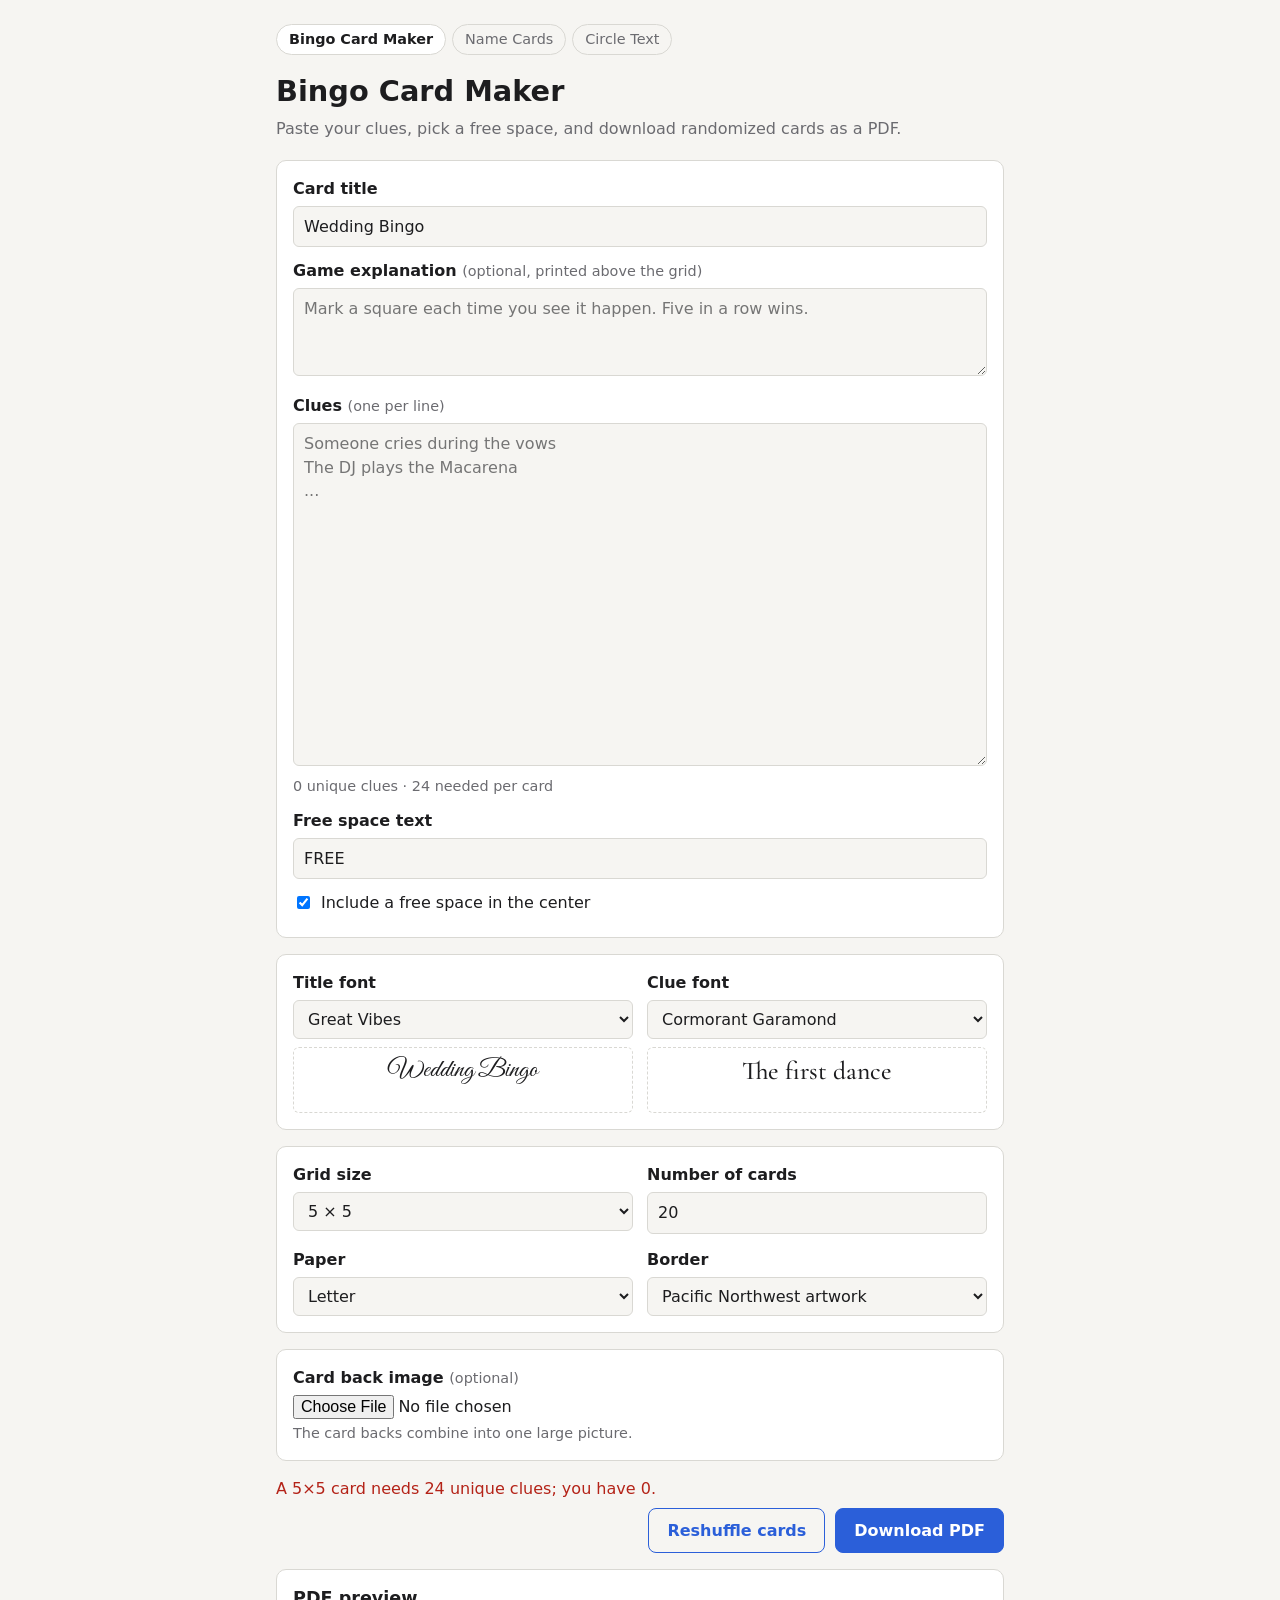
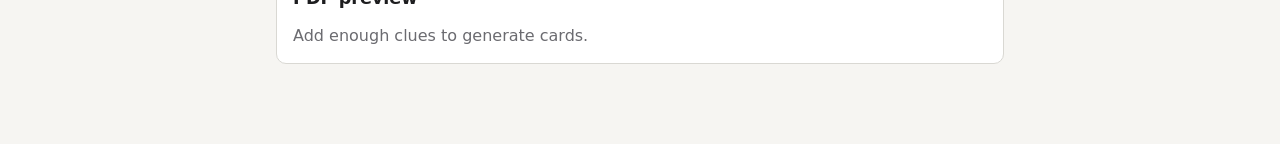
<file: index.html>
<!doctype html>
<html lang="en">
<head>
  <meta charset="utf-8">
  <meta name="viewport" content="width=device-width, initial-scale=1">
  <title>Bingo Card Maker</title>
  <link rel="stylesheet" href="style.css?v=20261105u">
</head>
<body>
  <main>
    <nav class="tools"><a href="index.html" aria-current="page">Bingo Card Maker</a><a href="namecards.html">Name Cards</a><a href="semicircle.html">Circle Text</a></nav>
    <header>
      <h1>Bingo Card Maker</h1>
      <p class="sub">Paste your clues, pick a free space, and download randomized cards as a PDF.</p>
    </header>

    <form id="form" autocomplete="off">
      <section class="panel">
        <label for="title">Card title</label>
        <input id="title" type="text" value="Wedding Bingo" maxlength="80">

        <label for="rules">Game explanation <span class="hint">(optional, printed above the grid)</span></label>
        <textarea id="rules" rows="3" placeholder="Mark a square each time you see it happen. Five in a row wins."></textarea>

        <label for="clues">Clues <span class="hint">(one per line)</span></label>
        <textarea id="clues" rows="14" placeholder="Someone cries during the vows&#10;The DJ plays the Macarena&#10;..."></textarea>
        <p id="clueCount" class="hint"></p>

        <label for="free">Free space text</label>
        <input id="free" type="text" value="FREE" maxlength="120">
        <label class="check"><input id="useFree" type="checkbox" checked> Include a free space in the center</label>
      </section>

      <section class="panel grid2">
        <div>
          <label for="titleFont">Title font</label>
          <select id="titleFont" class="font-select"></select>
          <p class="font-sample" data-for="titleFont">Wedding Bingo</p>
        </div>
        <div>
          <label for="clueFont">Clue font</label>
          <select id="clueFont" class="font-select"></select>
          <p class="font-sample" data-for="clueFont">The first dance</p>
        </div>
      </section>

      <section class="panel grid2">
        <div>
          <label for="size">Grid size</label>
          <select id="size">
            <option value="3">3 × 3</option>
            <option value="4">4 × 4</option>
            <option value="5" selected>5 × 5</option>
            <option value="6">6 × 6</option>
            <option value="7">7 × 7</option>
          </select>
        </div>
        <div>
          <label for="count">Number of cards</label>
          <input id="count" type="number" min="1" max="1000" value="20">
        </div>
        <div>
          <label for="paper">Paper</label>
          <select id="paper">
            <option value="letter" selected>Letter</option>
            <option value="a4">A4</option>
          </select>
        </div>
        <div>
          <label for="border">Border</label>
          <select id="border">
            <option value="northwest" selected>Pacific Northwest artwork</option>
            <option value="none">None: text only, outlined cut lines</option>
          </select>
        </div>
      </section>

      <section class="panel">
        <label for="bgFile">Card back image <span class="hint">(optional)</span></label>
        <div class="file-row">
          <input id="bgFile" type="file" accept="image/*">
          <button type="button" id="bgClear" class="secondary" hidden>Remove image</button>
        </div>
        <p class="hint">The card backs combine into one large picture.</p>
        <div id="bgOptions" hidden>
          <div class="grid2 spaced">
            <div id="arrangeWrap">
              <label for="arrange">Picture grid <span class="hint">(columns × rows)</span></label>
              <input id="arrange" type="text" inputmode="text" placeholder="Auto, or e.g. 4x5" autocomplete="off">
            </div>
            <div>
              <label for="flip">Double-sided printing</label>
              <select id="flip">
                <option value="long" selected>Flip on long edge</option>
                <option value="short">Flip on short edge</option>
              </select>
            </div>
          </div>
          <div class="grid2 spaced">
            <div>
              <label for="bgStyle">Image style</label>
              <select id="bgStyle">
                <option value="photo" selected>Photo as is</option>
                <option value="floyd">Dithered: scattered dots</option>
                <option value="atkinson">Dithered: high contrast</option>
                <option value="ordered">Dithered: regular pattern</option>
              </select>
            </div>
            <div id="dotSizeWrap">
              <label for="dotSize">Dot size</label>
              <select id="dotSize">
                <option value="64">Fine (64 dots across a card)</option>
                <option value="48">Medium (48 across)</option>
                <option value="36" selected>Large (36 across)</option>
                <option value="24">Coarse (24 across)</option>
              </select>
            </div>
          </div>
          <p id="bgHint" class="hint"></p>
          <canvas id="bgPreview" hidden></canvas>
        </div>
      </section>

      <p id="error" class="error" role="alert"></p>

      <div class="actions">
        <button type="button" id="shuffleBtn" class="secondary">Reshuffle cards</button>
        <button type="submit" id="downloadBtn">Download PDF</button>
      </div>
    </form>

    <section class="panel">
      <h2>PDF preview <span id="status" class="hint"></span></h2>
      <iframe id="pdfFrame" title="Generated bingo cards PDF"></iframe>
      <p id="pdfEmpty" class="empty">Add enough clues to generate cards.</p>
    </section>
  </main>

  <script src="vendor/jspdf.umd.min.js"></script>
  <script src="pdf-fonts.js?v=20261105u"></script>
  <script src="pdf-canvas.js?v=20261105u"></script>
  <script src="pnw-art.js?v=20261105u"></script>
  <script src="dither.js?v=20261105u"></script>
  <script src="app.js?v=20261105u"></script>
</body>
</html>
</file>
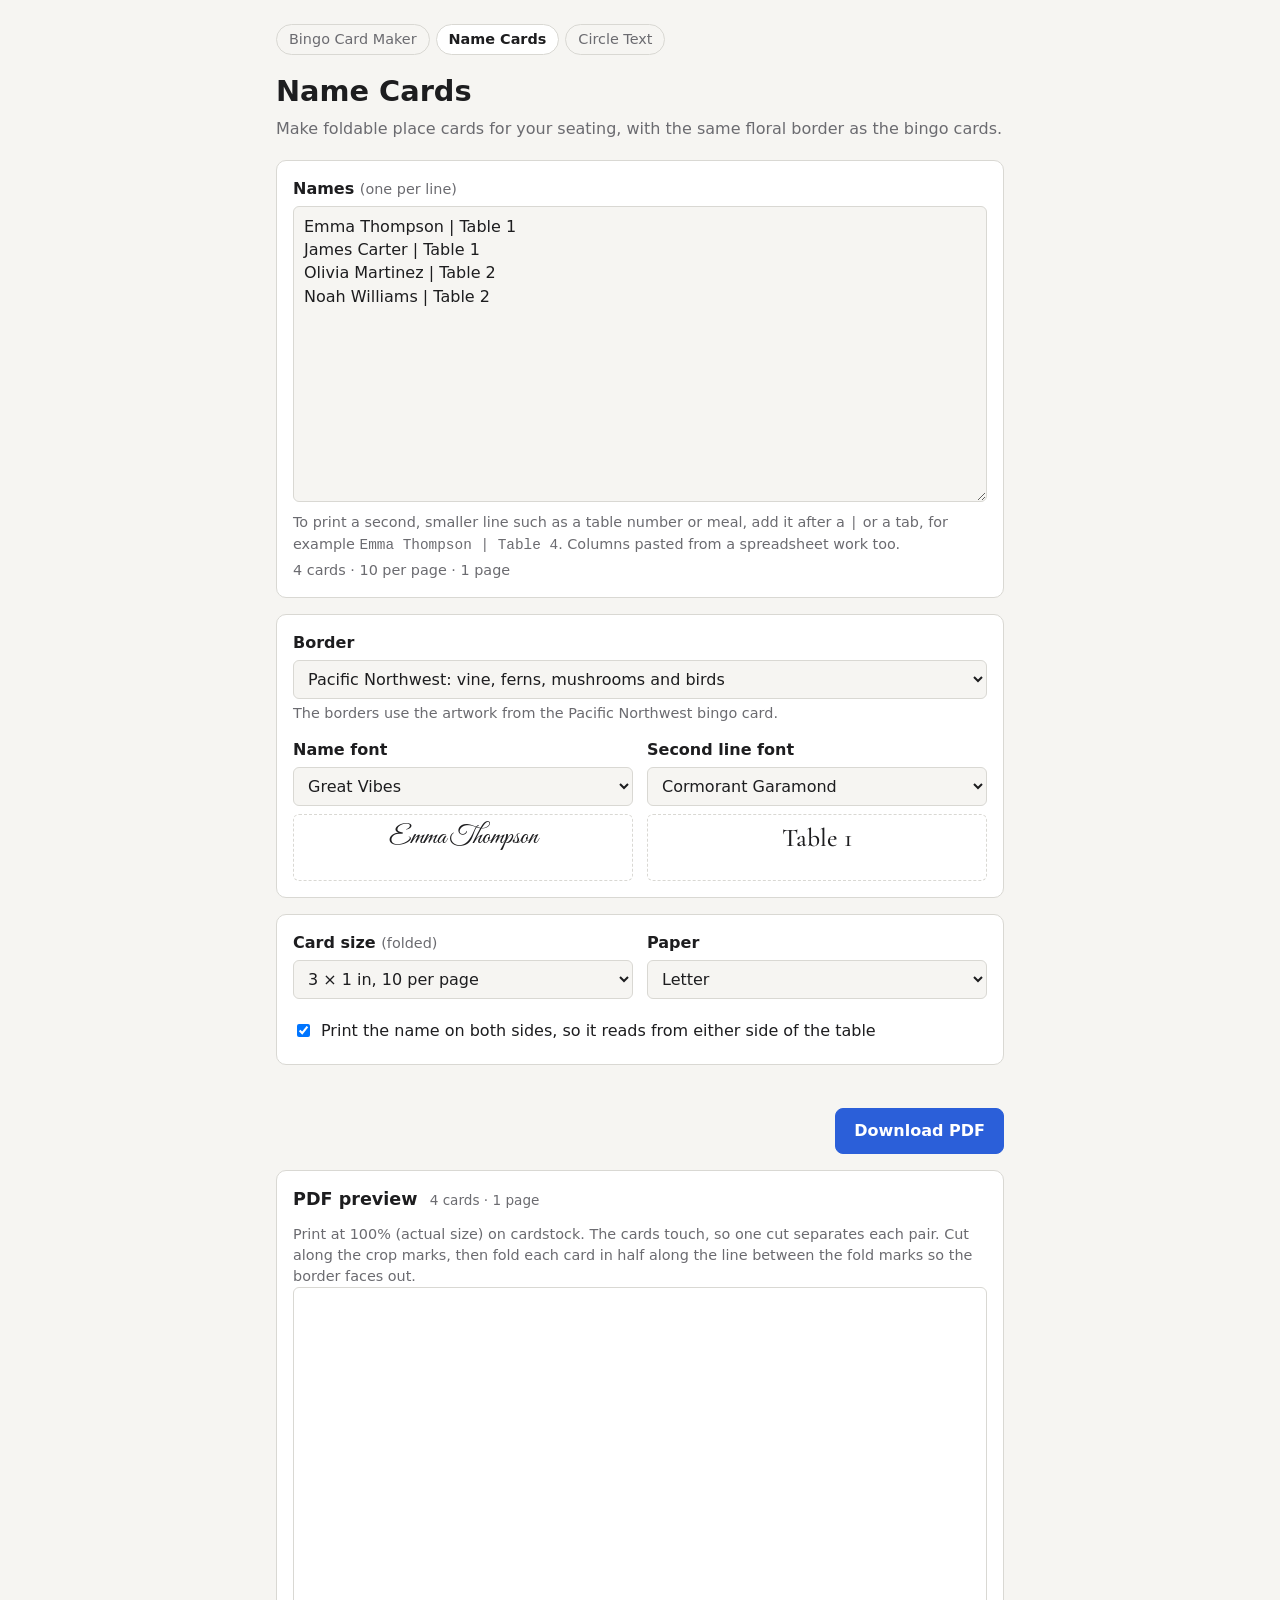
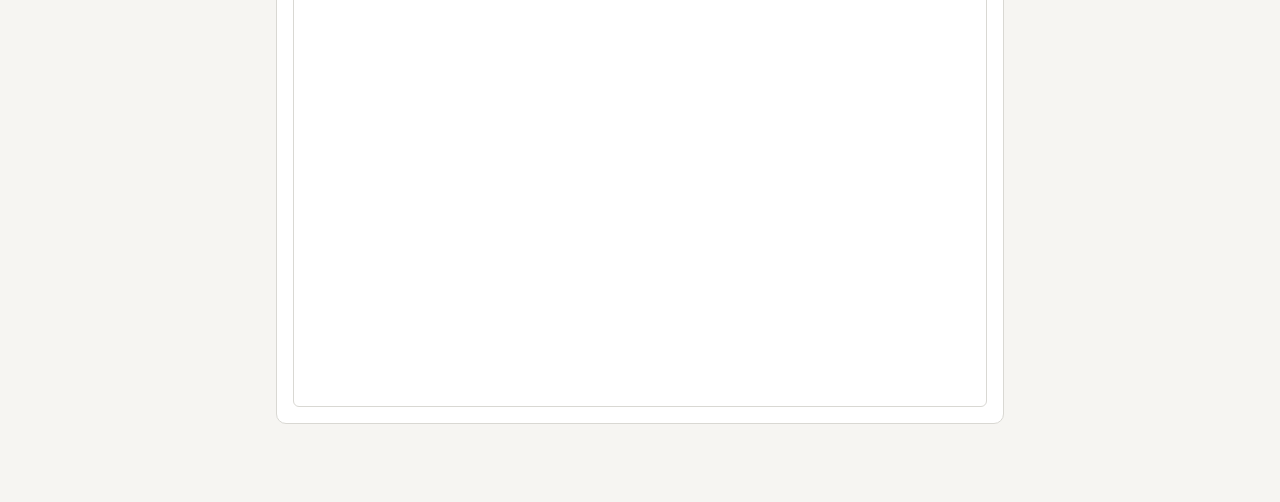
<file: namecards.html>
<!doctype html>
<html lang="en">
<head>
  <meta charset="utf-8">
  <meta name="viewport" content="width=device-width, initial-scale=1">
  <title>Name Cards</title>
  <link rel="stylesheet" href="style.css?v=20261105u">
</head>
<body>
  <main>
    <nav class="tools"><a href="index.html">Bingo Card Maker</a><a href="namecards.html" aria-current="page">Name Cards</a><a href="semicircle.html">Circle Text</a></nav>
    <header>
      <h1>Name Cards</h1>
      <p class="sub">Make foldable place cards for your seating, with the same floral border as the bingo cards.</p>
    </header>

    <form id="form" autocomplete="off">
      <section class="panel">
        <label for="names">Names <span class="hint">(one per line)</span></label>
        <textarea id="names" rows="12" placeholder="Emma Thompson | Table 1&#10;James Carter | Table 1&#10;..."></textarea>
        <p class="hint">To print a second, smaller line such as a table number or meal, add it after a <code>|</code> or a tab, for example <code>Emma Thompson | Table 4</code>. Columns pasted from a spreadsheet work too.</p>
        <p id="nameCount" class="hint"></p>
      </section>

      <section class="panel grid2">
        <div class="full">
          <label for="border">Border</label>
          <select id="border">
            <option value="northwest" selected>Pacific Northwest: vine, ferns, mushrooms and birds</option>
            <option value="floral">Floral vine: thimbleberry flowers all the way round</option>
            <option value="none">None: text only, outlined cut lines</option>
          </select>
          <p class="hint">The borders use the artwork from the Pacific Northwest bingo card.</p>
        </div>
        <div>
          <label for="nameFont">Name font</label>
          <select id="nameFont" class="font-select"></select>
          <p class="font-sample" data-for="nameFont">Emma Thompson</p>
        </div>
        <div>
          <label for="detailFont">Second line font</label>
          <select id="detailFont" class="font-select"></select>
          <p class="font-sample" data-for="detailFont">Table 4</p>
        </div>
      </section>

      <section class="panel grid2">
        <div>
          <label for="cardSize">Card size <span class="hint">(folded)</span></label>
          <select id="cardSize">
            <option value="tiny" selected>3 × 1 in, 10 per page</option>
            <option value="small">3.5 × 2 in, 4 per page</option>
            <option value="medium">3.75 × 2.5 in, 4 per page</option>
            <option value="large">7 × 4.5 in, 1 per page</option>
          </select>
        </div>
        <div>
          <label for="paper">Paper</label>
          <select id="paper">
            <option value="letter" selected>Letter</option>
            <option value="a4">A4</option>
          </select>
        </div>
        <div class="full">
          <label class="check"><input id="bothSides" type="checkbox" checked> Print the name on both sides, so it reads from either side of the table</label>
        </div>
      </section>

      <p id="error" class="error" role="alert"></p>

      <div class="actions">
        <button type="submit" id="downloadBtn">Download PDF</button>
      </div>
    </form>

    <section class="panel">
      <h2>PDF preview <span id="status" class="hint"></span></h2>
      <p class="hint">Print at 100% (actual size) on cardstock. The cards touch, so one cut separates each pair. Cut along the crop marks, then fold each card in half along the line between the fold marks so the border faces out.</p>
      <iframe id="pdfFrame" title="Generated name cards PDF"></iframe>
      <p id="pdfEmpty" class="empty">Add a name to generate cards.</p>
    </section>
  </main>

  <script src="vendor/jspdf.umd.min.js"></script>
  <script src="pdf-fonts.js?v=20261105u"></script>
  <script src="pdf-canvas.js?v=20261105u"></script>
  <script src="pnw-art.js?v=20261105u"></script>
  <script src="namecards.js?v=20261105u"></script>
</body>
</html>
</file>
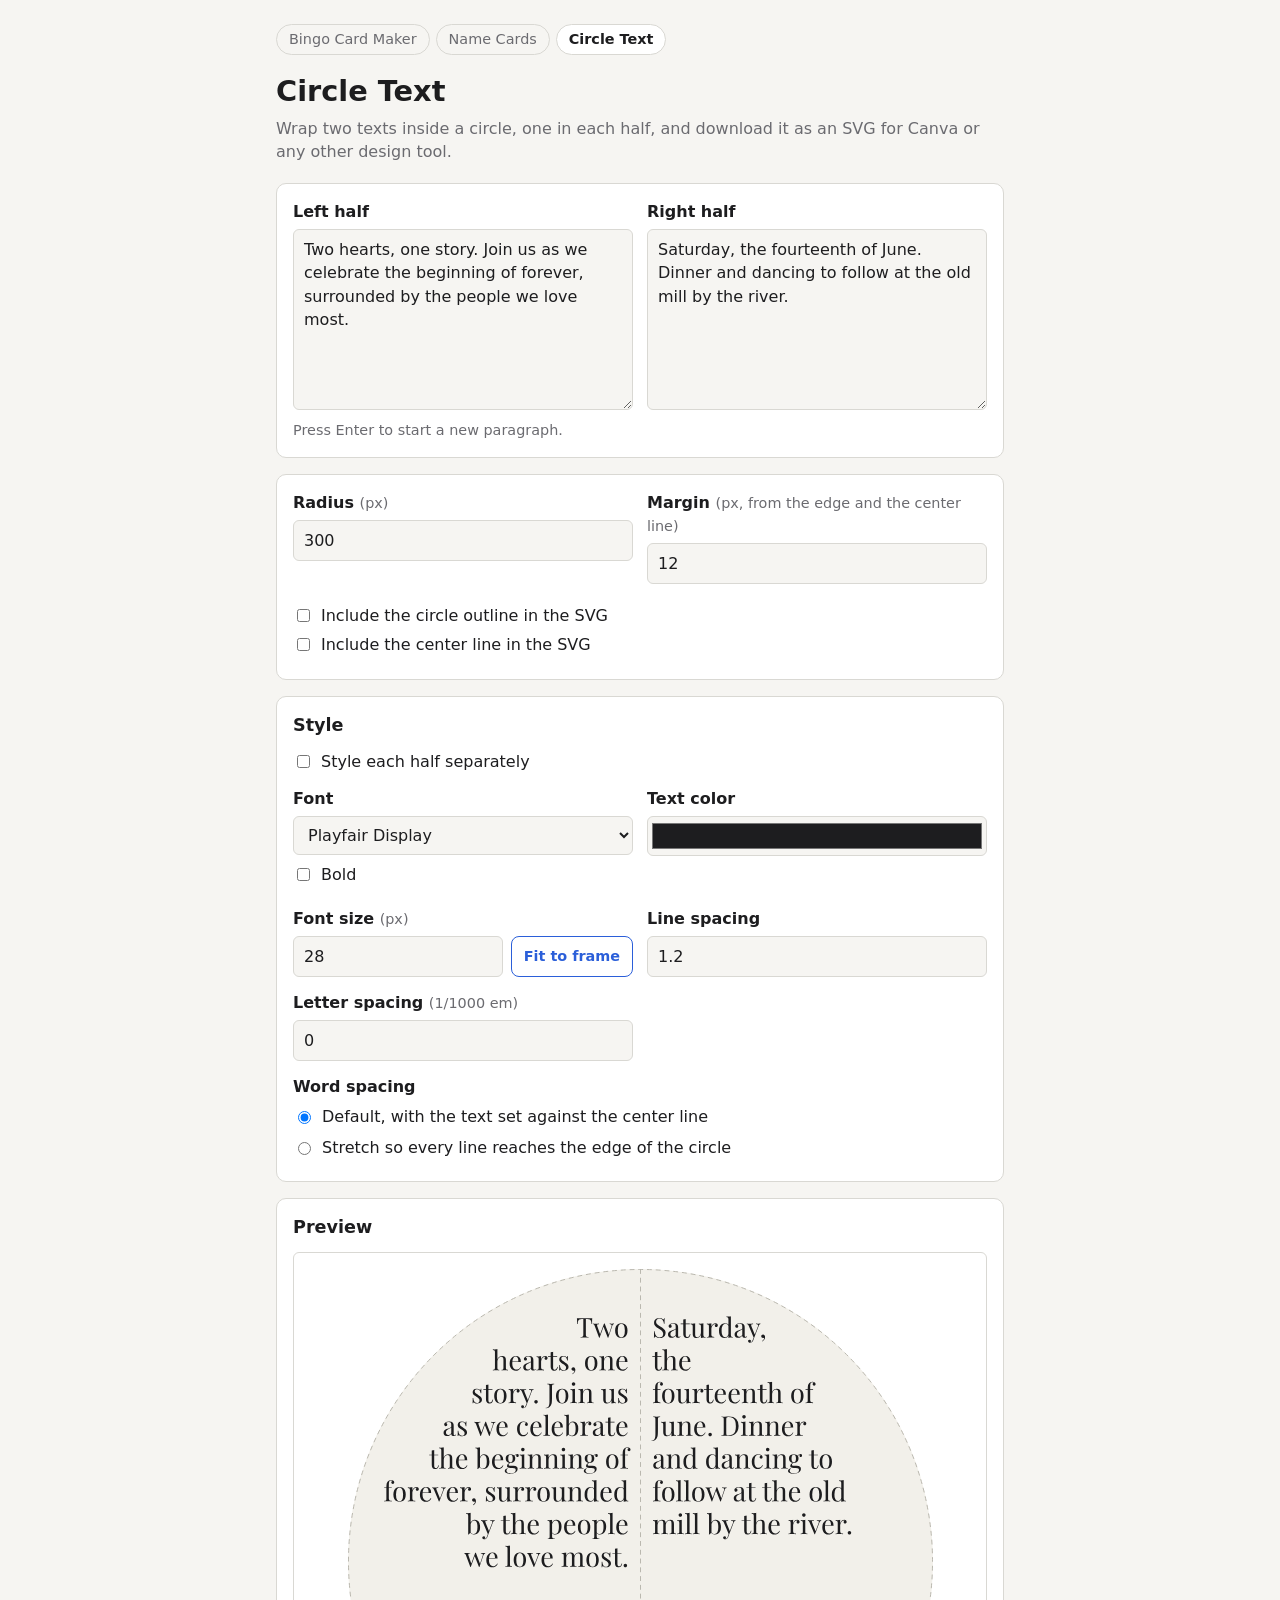
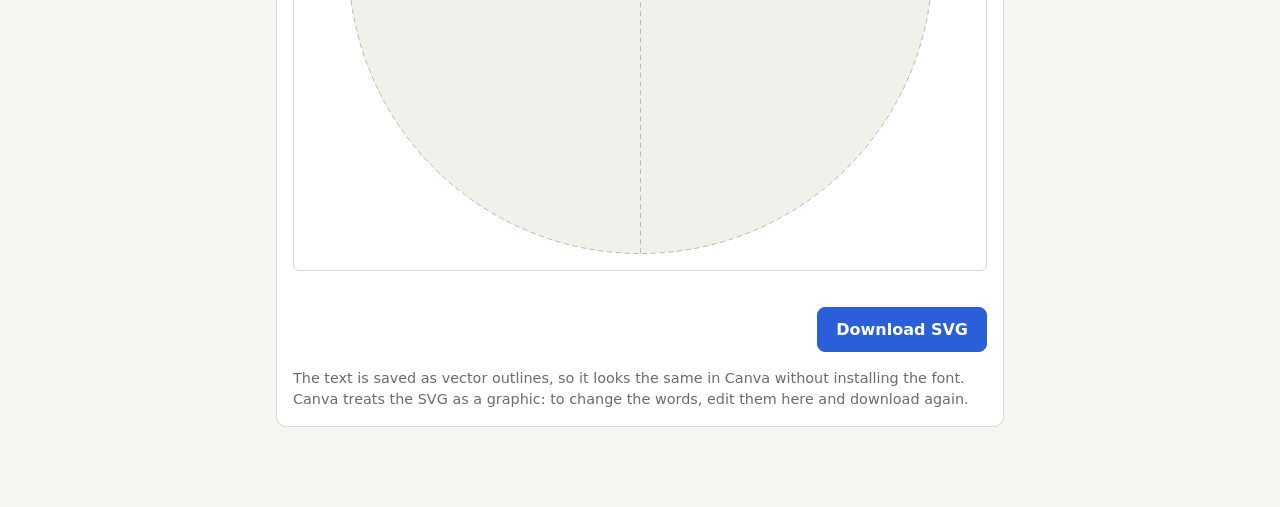
<file: semicircle.html>
<!doctype html>
<html lang="en">
<head>
  <meta charset="utf-8">
  <meta name="viewport" content="width=device-width, initial-scale=1">
  <title>Circle Text</title>
  <link rel="stylesheet" href="style.css?v=20261105u">
</head>
<body>
  <main>
    <nav class="tools"><a href="index.html">Bingo Card Maker</a><a href="namecards.html">Name Cards</a><a href="semicircle.html" aria-current="page">Circle Text</a></nav>
    <header>
      <h1>Circle Text</h1>
      <p class="sub">Wrap two texts inside a circle, one in each half, and download it as an SVG for Canva or any other design tool.</p>
    </header>

    <form id="form" autocomplete="off">
      <section class="panel">
        <div class="grid2">
          <div>
            <label for="leftText">Left half</label>
            <textarea id="leftText" rows="7">Two hearts, one story. Join us as we celebrate the beginning of forever, surrounded by the people we love most.</textarea>
          </div>
          <div>
            <label for="rightText">Right half</label>
            <textarea id="rightText" rows="7">Saturday, the fourteenth of June. Dinner and dancing to follow at the old mill by the river.</textarea>
          </div>
        </div>
        <p class="hint">Press Enter to start a new paragraph.</p>
      </section>

      <section class="panel grid2">
        <div>
          <label for="radius">Radius <span class="hint">(px)</span></label>
          <input id="radius" type="number" min="20" max="5000" step="1" value="300">
        </div>
        <div>
          <label for="padding">Margin <span class="hint">(px, from the edge and the center line)</span></label>
          <input id="padding" type="number" min="0" max="1000" step="1" value="12">
        </div>
        <div class="full">
          <label class="check"><input id="outline" type="checkbox"> Include the circle outline in the SVG</label>
          <label class="check"><input id="divider" type="checkbox"> Include the center line in the SVG</label>
        </div>
      </section>

      <section class="panel">
        <h2>Style</h2>
        <label class="check"><input id="split" type="checkbox"> Style each half separately</label>
        <div id="styles" class="styles"></div>
      </section>

      <template id="styleTpl">
        <div class="style-side">
          <h3 class="side-title full"></h3>
          <div>
            <label data-for="font">Font</label>
            <select data-f="font"></select>
            <label class="check"><input data-f="bold" type="checkbox"> Bold</label>
          </div>
          <div>
            <label data-for="color">Text color</label>
            <input data-f="color" type="color" value="#1d1d1f">
          </div>
          <div>
            <label data-for="fontSize">Font size <span class="hint">(px)</span></label>
            <div class="inline">
              <input data-f="fontSize" type="number" min="4" max="1000" step="0.5" value="28">
              <button type="button" data-f="fit" class="secondary small">Fit to frame</button>
            </div>
          </div>
          <div>
            <label data-for="lineHeight">Line spacing</label>
            <input data-f="lineHeight" type="number" min="0.6" max="4" step="0.05" value="1.2">
          </div>
          <div>
            <label data-for="tracking">Letter spacing <span class="hint">(1/1000 em)</span></label>
            <input data-f="tracking" type="number" min="-200" max="1000" step="10" value="0">
          </div>
          <div class="full">
            <span class="label">Word spacing</span>
            <label class="check"><input type="radio" data-f="mode" value="flat" checked> Default, with the text set against the center line</label>
            <label class="check"><input type="radio" data-f="mode" value="stretch"> Stretch so every line reaches the edge of the circle</label>
          </div>
        </div>
      </template>

      <section class="panel">
        <h2>Preview <span id="status" class="hint"></span></h2>
        <div class="stage"><div id="preview"></div></div>
        <p id="warn" class="error" role="status"></p>
        <div class="actions">
          <button type="submit" id="downloadBtn">Download SVG</button>
        </div>
        <p class="hint">The text is saved as vector outlines, so it looks the same in Canva without installing the font. Canva treats the SVG as a graphic: to change the words, edit them here and download again.</p>
      </section>
    </form>
  </main>

  <script src="vendor/opentype.min.js"></script>
  <script src="semicircle.js?v=20261105u"></script>
</body>
</html>
</file>
<file: style.css>
@font-face { font-family: "Great Vibes"; src: url("fonts/GreatVibes-Regular.ttf") format("truetype"); font-weight: 400; font-display: swap; }
@font-face { font-family: "Pinyon Script"; src: url("fonts/PinyonScript-Regular.ttf") format("truetype"); font-weight: 400; font-display: swap; }
@font-face { font-family: "Parisienne"; src: url("fonts/Parisienne-Regular.ttf") format("truetype"); font-weight: 400; font-display: swap; }
@font-face { font-family: "Allura"; src: url("fonts/Allura-Regular.ttf") format("truetype"); font-weight: 400; font-display: swap; }
@font-face { font-family: "Alex Brush"; src: url("fonts/AlexBrush-Regular.ttf") format("truetype"); font-weight: 400; font-display: swap; }
@font-face { font-family: "Dancing Script"; src: url("fonts/DancingScript-Medium.ttf") format("truetype"); font-weight: 400; font-display: swap; }
@font-face { font-family: "Dancing Script"; src: url("fonts/DancingScript-Bold.ttf") format("truetype"); font-weight: 700; font-display: swap; }
@font-face { font-family: "Cormorant Garamond"; src: url("fonts/CormorantGaramond-Medium.ttf") format("truetype"); font-weight: 400; font-display: swap; }
@font-face { font-family: "Cormorant Garamond"; src: url("fonts/CormorantGaramond-Bold.ttf") format("truetype"); font-weight: 700; font-display: swap; }
@font-face { font-family: "EB Garamond"; src: url("fonts/EBGaramond-Regular.ttf") format("truetype"); font-weight: 400; font-display: swap; }
@font-face { font-family: "EB Garamond"; src: url("fonts/EBGaramond-Bold.ttf") format("truetype"); font-weight: 700; font-display: swap; }
@font-face { font-family: "Playfair Display"; src: url("fonts/PlayfairDisplay-Regular.ttf") format("truetype"); font-weight: 400; font-display: swap; }
@font-face { font-family: "Playfair Display"; src: url("fonts/PlayfairDisplay-Bold.ttf") format("truetype"); font-weight: 700; font-display: swap; }
@font-face { font-family: "Lora"; src: url("fonts/Lora-Regular.ttf") format("truetype"); font-weight: 400; font-display: swap; }
@font-face { font-family: "Lora"; src: url("fonts/Lora-Bold.ttf") format("truetype"); font-weight: 700; font-display: swap; }

:root {
  --bg: #f6f5f2;
  --panel: #ffffff;
  --text: #1d1d1f;
  --muted: #6b6b70;
  --border: #d9d8d3;
  --accent: #2b5fd9;
  --accent-text: #ffffff;
  --error: #b42318;
  --free: #eef2fc;
}
@media (prefers-color-scheme: dark) {
  :root {
    --bg: #161618;
    --panel: #212124;
    --text: #ededee;
    --muted: #9c9ca3;
    --border: #3a3a3f;
    --accent: #6e94f2;
    --accent-text: #0e0e10;
    --error: #ff8a80;
    --free: #2a3350;
  }
}
* { box-sizing: border-box; }
body {
  margin: 0;
  background: var(--bg);
  color: var(--text);
  font: 16px/1.45 system-ui, -apple-system, "Segoe UI", Roboto, sans-serif;
}
main { max-width: 760px; margin: 0 auto; padding: 24px 16px 64px; }
h1 { margin: 0 0 4px; font-size: 1.8rem; }
h2 { margin: 0 0 12px; font-size: 1.1rem; }
.sub { margin: 0 0 20px; color: var(--muted); }
.panel {
  background: var(--panel);
  border: 1px solid var(--border);
  border-radius: 10px;
  padding: 16px;
  margin-bottom: 16px;
}
label { display: block; font-weight: 600; margin: 12px 0 6px; }
.panel > label:first-child, .grid2 label { margin-top: 0; }
.hint { font-weight: 400; color: var(--muted); font-size: 0.9rem; margin: 4px 0 0; }
input[type="text"], input[type="number"], textarea, select {
  width: 100%;
  padding: 8px 10px;
  border: 1px solid var(--border);
  border-radius: 6px;
  background: var(--bg);
  color: var(--text);
  font: inherit;
}
textarea { resize: vertical; }
.check { display: flex; align-items: center; gap: 8px; font-weight: 400; margin-top: 12px; }
.grid2 { display: grid; grid-template-columns: 1fr 1fr; gap: 14px; }
.grid2 .full { grid-column: 1 / -1; margin: 0; }
.actions { display: flex; gap: 10px; justify-content: flex-end; margin-bottom: 16px; flex-wrap: wrap; }
button {
  font: inherit;
  font-weight: 600;
  padding: 10px 18px;
  border-radius: 8px;
  border: 1px solid var(--accent);
  background: var(--accent);
  color: var(--accent-text);
  cursor: pointer;
}
button.secondary { background: transparent; color: var(--accent); }
.file-row { display: flex; flex-wrap: wrap; align-items: center; gap: 8px; }
.file-row input[type="file"] { flex: 1 1 200px; min-width: 0; }
.file-row button { padding: 6px 12px; }
button:disabled { opacity: 0.6; cursor: default; }
.error { color: var(--error); min-height: 1.2em; margin: 0 0 8px; }

.font-sample {
  margin: 8px 0 0;
  padding: 6px 10px;
  min-height: 2.6em;
  font-size: 1.6rem;
  line-height: 1.3;
  text-align: center;
  border: 1px dashed var(--border);
  border-radius: 6px;
  overflow: hidden;
  white-space: nowrap;
  text-overflow: ellipsis;
}
h2 .hint { font-size: 0.85rem; margin-left: 6px; }
#pdfFrame {
  display: block;
  width: 100%;
  height: 80vh;
  min-height: 420px;
  border: 1px solid var(--border);
  border-radius: 6px;
  background: #fff;
}
.empty { color: var(--muted); margin: 0; }
[hidden] { display: none !important; }

@media (max-width: 520px) {
  .grid2 { grid-template-columns: 1fr; }
  #pdfFrame { height: 70vh; }
}

[hidden] { display: none !important; }
.spaced { margin-top: 14px; }
input[type="file"] { font: inherit; max-width: 100%; }
#bgPreview {
  display: block;
  margin-top: 12px;
  max-width: 100%;
  border: 1px solid var(--border);
  border-radius: 4px;
}

/* Links between the tools */
nav.tools { display: flex; gap: 6px; flex-wrap: wrap; margin-bottom: 16px; }
nav.tools a {
  padding: 4px 12px;
  border: 1px solid var(--border);
  border-radius: 999px;
  color: var(--muted);
  text-decoration: none;
  font-size: 0.9rem;
}
nav.tools a:hover { color: var(--text); }
nav.tools a[aria-current="page"] { background: var(--panel); color: var(--text); font-weight: 600; }

/* Half-circle text */
.label { display: block; font-weight: 600; margin: 0 0 6px; }
.panel .check:first-of-type { margin-top: 6px; }
label.disabled { color: var(--muted); }
.inline { display: flex; gap: 8px; }
.inline input { flex: 1; min-width: 0; }
button.small { padding: 6px 12px; font-size: 0.9rem; white-space: nowrap; }
input[type="color"] {
  width: 100%;
  height: 40px;
  padding: 2px;
  border: 1px solid var(--border);
  border-radius: 6px;
  background: var(--bg);
}
.stage {
  display: flex;
  justify-content: center;
  align-items: center;
  padding: 16px;
  border: 1px solid var(--border);
  border-radius: 6px;
  background: #fff;
  margin-bottom: 8px;
}
#preview { width: 100%; display: flex; justify-content: center; }
#preview svg { display: block; max-width: 100%; max-height: 65vh; width: auto; height: auto; }
#preview .frame-fill { fill: #f2f0ea; }
#preview .frame-guide { fill: none; stroke: #b9b6ad; stroke-width: 1; stroke-dasharray: 5 4; }

/* Style controls: one set shared by both halves, or one per half */
h3 { margin: 0; font-size: 1rem; }
.styles { margin-top: 14px; }
.styles.split { display: grid; grid-template-columns: 1fr 1fr; gap: 20px; }
.style-side { display: grid; grid-template-columns: 1fr 1fr; gap: 14px; align-content: start; }
.styles.split .style-side { grid-template-columns: 1fr; }
.styles.split .style-side + .style-side { border-left: 1px solid var(--border); padding-left: 20px; }
.style-side .full { grid-column: 1 / -1; }
.style-side label { margin-top: 0; }
.style-side .check { margin-top: 8px; }
@media (max-width: 520px) {
  .styles.split, .style-side { grid-template-columns: 1fr; }
  .styles.split .style-side + .style-side { border-left: 0; padding-left: 0; border-top: 1px solid var(--border); padding-top: 16px; }
}
</file>
